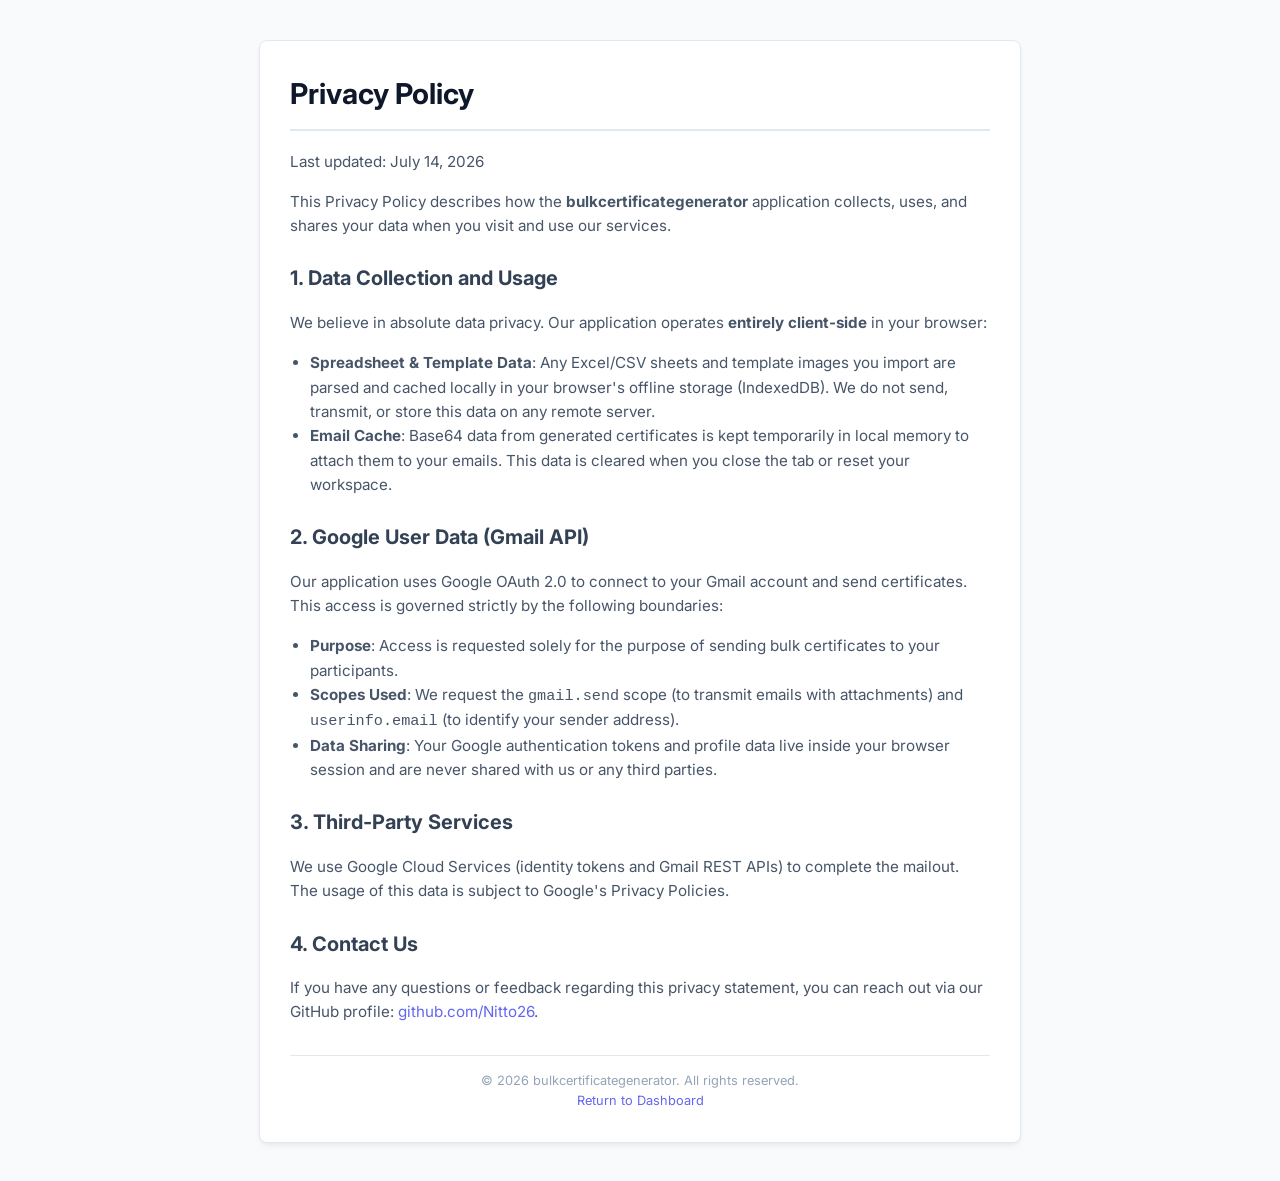
<file: privacy.html>
<!DOCTYPE html>
<html lang="en">
<head>
    <meta charset="UTF-8">
    <meta name="viewport" content="width=device-width, initial-scale=1.0">
    <title>Privacy Policy - bulkcertificategenerator</title>
    <link href="https://fonts.googleapis.com/css2?family=Inter:wght@400;500;600;700&display=swap" rel="stylesheet">
    <style>
        body {
            font-family: 'Inter', sans-serif;
            background: #f8fafc;
            color: #1e293b;
            line-height: 1.6;
            margin: 0;
            padding: 40px 20px;
        }
        .container {
            max-width: 700px;
            margin: 0 auto;
            background: #ffffff;
            padding: 30px;
            border-radius: 8px;
            box-shadow: 0 4px 6px -1px rgba(0, 0, 0, 0.05), 0 2px 4px -1px rgba(0, 0, 0, 0.03);
            border: 1px solid #e2e8f0;
        }
        h1 {
            font-size: 1.8rem;
            color: #0f172a;
            margin-top: 0;
            border-bottom: 2px solid #e2e8f0;
            padding-bottom: 12px;
        }
        h2 {
            font-size: 1.25rem;
            color: #334155;
            margin-top: 24px;
        }
        p, li {
            font-size: 0.95rem;
            color: #475569;
        }
        ul {
            padding-left: 20px;
        }
        .footer {
            margin-top: 30px;
            border-top: 1px solid #e2e8f0;
            padding-top: 15px;
            text-align: center;
            font-size: 0.8rem;
            color: #94a3b8;
        }
        a {
            color: #6366f1;
            text-decoration: none;
        }
        a:hover {
            text-decoration: underline;
        }
    </style>
</head>
<body>
    <div class="container">
        <h1>Privacy Policy</h1>
        <p>Last updated: July 14, 2026</p>
        
        <p>This Privacy Policy describes how the <strong>bulkcertificategenerator</strong> application collects, uses, and shares your data when you visit and use our services.</p>
        
        <h2>1. Data Collection and Usage</h2>
        <p>We believe in absolute data privacy. Our application operates <strong>entirely client-side</strong> in your browser:</p>
        <ul>
            <li><strong>Spreadsheet & Template Data</strong>: Any Excel/CSV sheets and template images you import are parsed and cached locally in your browser's offline storage (IndexedDB). We do not send, transmit, or store this data on any remote server.</li>
            <li><strong>Email Cache</strong>: Base64 data from generated certificates is kept temporarily in local memory to attach them to your emails. This data is cleared when you close the tab or reset your workspace.</li>
        </ul>

        <h2>2. Google User Data (Gmail API)</h2>
        <p>Our application uses Google OAuth 2.0 to connect to your Gmail account and send certificates. This access is governed strictly by the following boundaries:</p>
        <ul>
            <li><strong>Purpose</strong>: Access is requested solely for the purpose of sending bulk certificates to your participants.</li>
            <li><strong>Scopes Used</strong>: We request the <code>gmail.send</code> scope (to transmit emails with attachments) and <code>userinfo.email</code> (to identify your sender address).</li>
            <li><strong>Data Sharing</strong>: Your Google authentication tokens and profile data live inside your browser session and are never shared with us or any third parties.</li>
        </ul>

        <h2>3. Third-Party Services</h2>
        <p>We use Google Cloud Services (identity tokens and Gmail REST APIs) to complete the mailout. The usage of this data is subject to Google's Privacy Policies.</p>

        <h2>4. Contact Us</h2>
        <p>If you have any questions or feedback regarding this privacy statement, you can reach out via our GitHub profile: <a href="https://github.com/Nitto26" target="_blank">github.com/Nitto26</a>.</p>

        <div class="footer">
            &copy; 2026 bulkcertificategenerator. All rights reserved.<br>
            <a href="index.html">Return to Dashboard</a>
        </div>
    </div>
</body>
</html>
</file>
